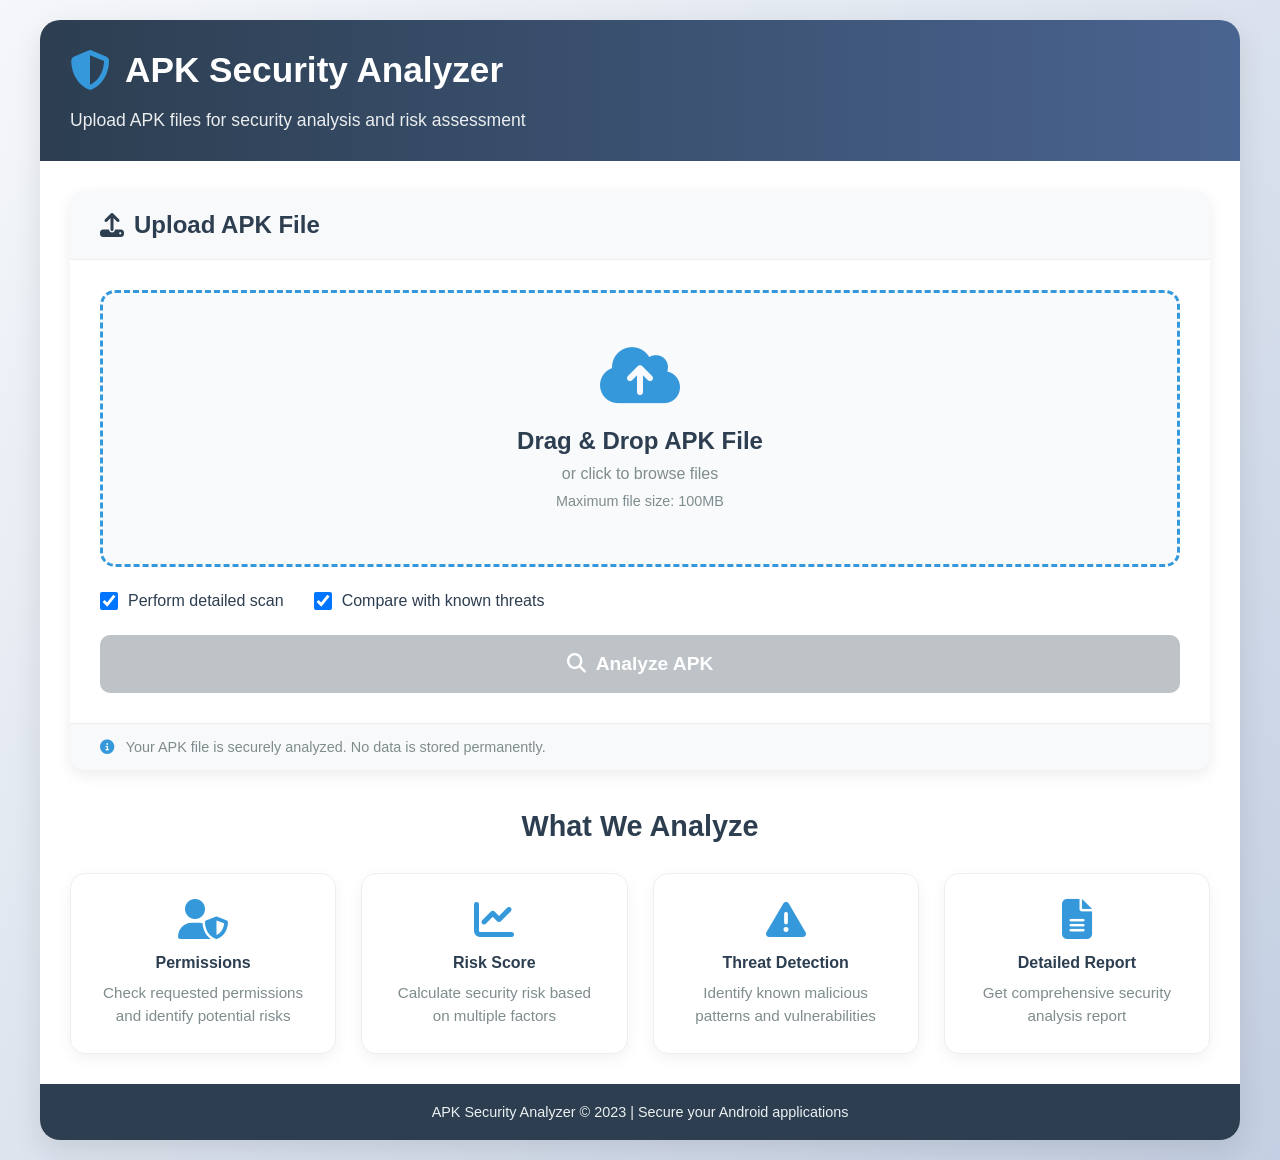
<file: FRONTEND/HTML/index.html>
<!DOCTYPE html>
<html lang="en">
<head>
    <meta charset="UTF-8">
    <meta name="viewport" content="width=device-width, initial-scale=1.0">
    <title>APK Security Analyzer - Upload</title>
    <link rel="stylesheet" href="../CSS/style.css">
    <link rel="stylesheet" href="https://cdnjs.cloudflare.com/ajax/libs/font-awesome/6.4.0/css/all.min.css">
</head>
<body>
    <div class="container">
        <header>
            <div class="logo">
                <i class="fas fa-shield-alt"></i>
                <h1>APK Security Analyzer</h1>
            </div>
            <p class="subtitle">Upload APK files for security analysis and risk assessment</p>
        </header>

        <main>
            <div class="upload-card">
                <div class="card-header">
                    <h2><i class="fas fa-upload"></i> Upload APK File</h2>
                </div>
                
                <div class="card-body">
                    <div class="upload-area" id="uploadArea">
                        <i class="fas fa-cloud-upload-alt"></i>
                        <h3>Drag & Drop APK File</h3>
                        <p>or click to browse files</p>
                        <p class="file-info">Maximum file size: 100MB</p>
                        <input type="file" id="apkFile" accept=".apk" hidden>
                    </div>
                    
                    <div class="file-preview" id="filePreview" style="display: none;">
                        <div class="file-info">
                            <i class="fas fa-android"></i>
                            <div class="file-details">
                                <h4 id="fileName">filename.apk</h4>
                                <p id="fileSize">0 MB</p>
                            </div>
                            <button class="btn-remove" id="removeFile">
                                <i class="fas fa-times"></i>
                            </button>
                        </div>
                    </div>
                    
                    <div class="upload-options">
                        <div class="option">
                            <input type="checkbox" id="detailedScan" checked>
                            <label for="detailedScan">Perform detailed scan</label>
                        </div>
                        <div class="option">
                            <input type="checkbox" id="comparePermissions" checked>
                            <label for="comparePermissions">Compare with known threats</label>
                        </div>
                    </div>
                    
                    <button class="btn-analyze" id="analyzeBtn" disabled>
                        <i class="fas fa-search"></i> Analyze APK
                    </button>
                    
                    <div class="progress-container" id="progressContainer" style="display: none;">
                        <div class="progress-bar">
                            <div class="progress-fill" id="progressFill"></div>
                        </div>
                        <p class="progress-text" id="progressText">Uploading...</p>
                    </div>
                </div>
                
                <div class="card-footer">
                    <p><i class="fas fa-info-circle"></i> Your APK file is securely analyzed. No data is stored permanently.</p>
                </div>
            </div>
            
            <div class="features">
                <h3>What We Analyze</h3>
                <div class="feature-grid">
                    <div class="feature">
                        <i class="fas fa-user-shield"></i>
                        <h4>Permissions</h4>
                        <p>Check requested permissions and identify potential risks</p>
                    </div>
                    <div class="feature">
                        <i class="fas fa-chart-line"></i>
                        <h4>Risk Score</h4>
                        <p>Calculate security risk based on multiple factors</p>
                    </div>
                    <div class="feature">
                        <i class="fas fa-exclamation-triangle"></i>
                        <h4>Threat Detection</h4>
                        <p>Identify known malicious patterns and vulnerabilities</p>
                    </div>
                    <div class="feature">
                        <i class="fas fa-file-alt"></i>
                        <h4>Detailed Report</h4>
                        <p>Get comprehensive security analysis report</p>
                    </div>
                </div>
            </div>
        </main>
        
        <footer>
            <p>APK Security Analyzer &copy; 2023 | Secure your Android applications</p>
        </footer>
    </div>

    <script src="../JS/upload.js"></script>
</body>
</html>
</file>
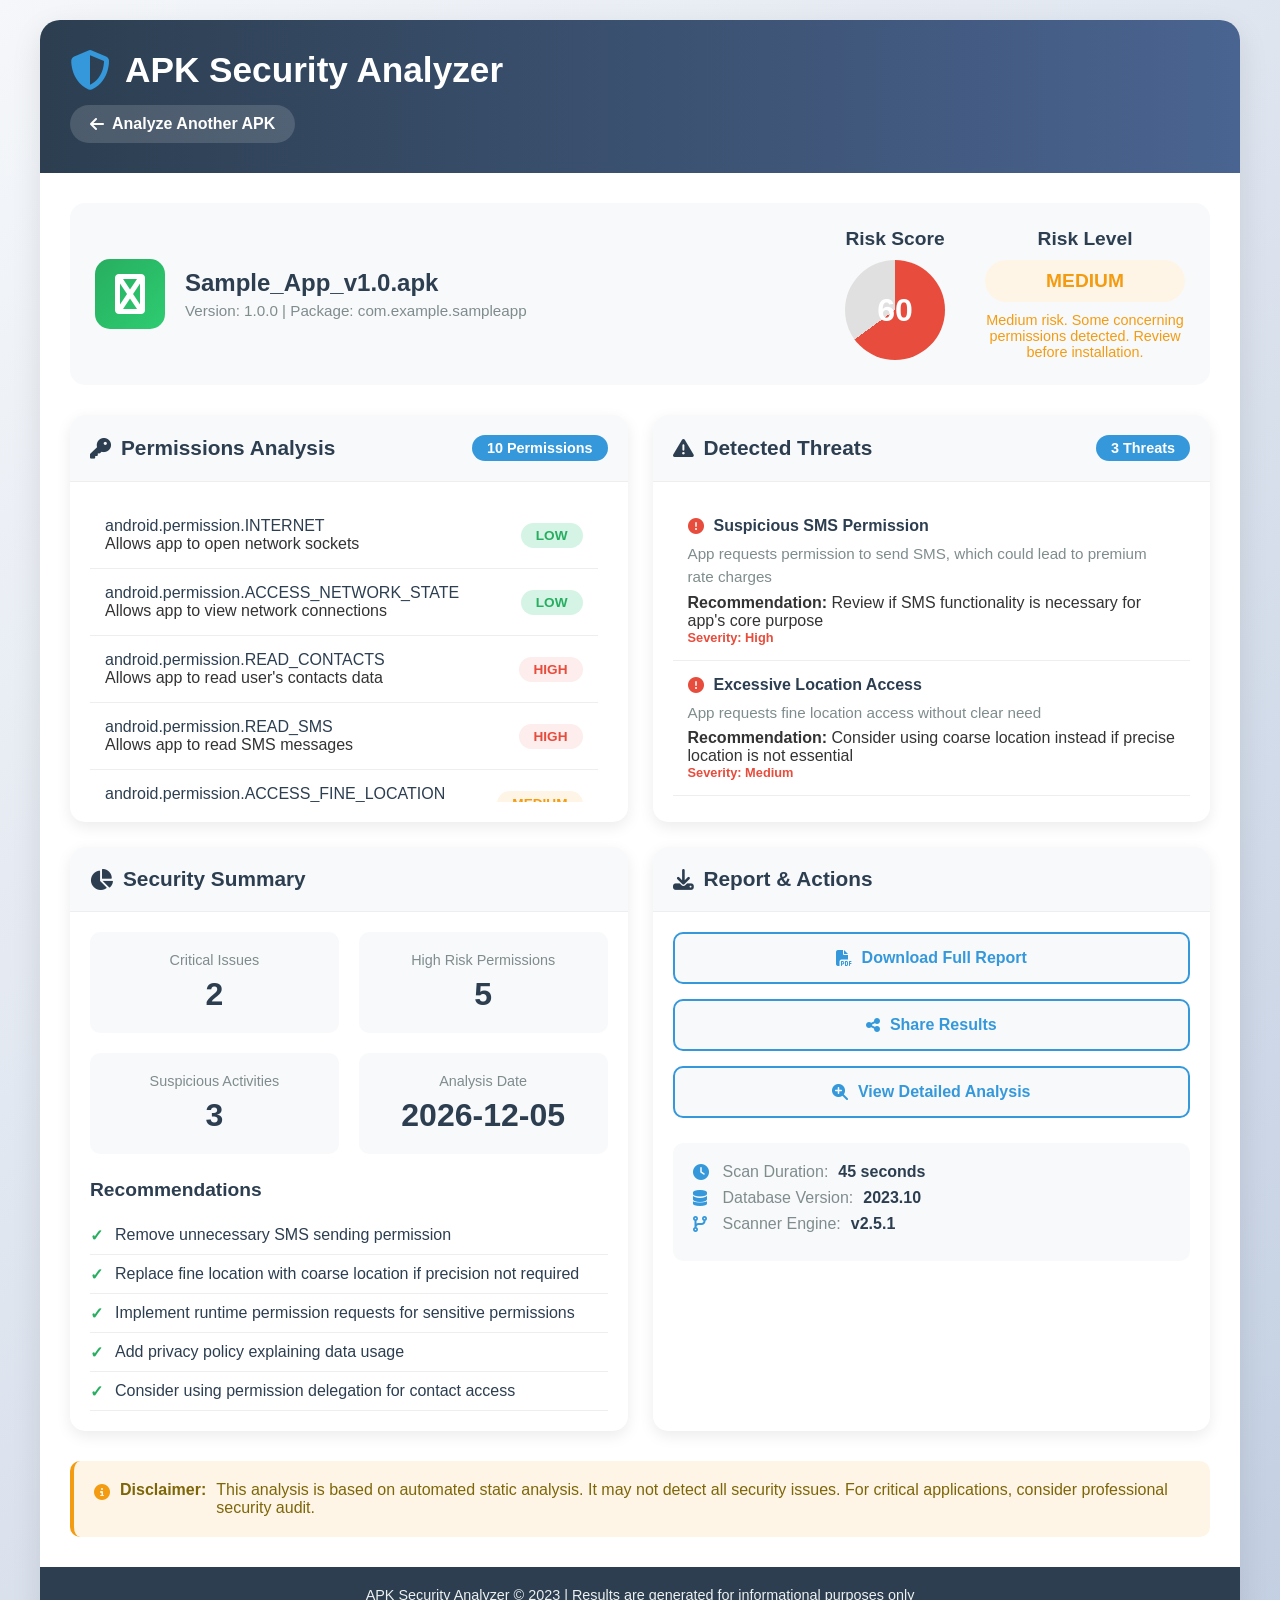
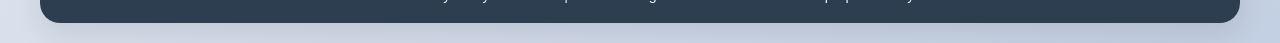
<file: FRONTEND/HTML/results.html>
<!DOCTYPE html>
<html lang="en">
<head>
    <meta charset="UTF-8">
    <meta name="viewport" content="width=device-width, initial-scale=1.0">
    <title>APK Security Analyzer - Results</title>
    <link rel="stylesheet" href="../CSS/style.css">
    <link rel="stylesheet" href="../CSS/results.css">
    <link rel="stylesheet" href="https://cdnjs.cloudflare.com/ajax/libs/font-awesome/6.4.0/css/all.min.css">
</head>
<body>
    <div class="container">
        <header>
            <div class="logo">
                <i class="fas fa-shield-alt"></i>
                <h1>APK Security Analyzer</h1>
            </div>
            <a href="/" class="btn-back">
                <i class="fas fa-arrow-left"></i> Analyze Another APK
            </a>
        </header>

        <main>
            <div class="results-header">
                <div class="apk-info">
                    <div class="apk-icon">
                        <i class="fas fa-android"></i>
                    </div>
                    <div class="apk-details">
                        <h2 id="apkName">Sample_App.apk</h2>
                        <p id="apkDetails">Version: 1.0.0 | Package: com.example.app</p>
                    </div>
                </div>
                
                <div class="risk-summary">
                    <div class="risk-score">
                        <h3>Risk Score</h3>
                        <div class="score-circle" id="scoreCircle">
                            <span id="riskScore">65</span>
                        </div>
                    </div>
                    <div class="risk-level">
                        <h3>Risk Level</h3>
                        <div class="level-badge" id="riskLevel">MEDIUM</div>
                        <p id="riskDescription">Moderate security concerns detected</p>
                    </div>
                </div>
            </div>

            <div class="results-grid">
                <div class="result-card permissions-card">
                    <div class="card-header">
                        <h3><i class="fas fa-key"></i> Permissions Analysis</h3>
                        <span class="count-badge" id="permissionCount">15 Permissions</span>
                    </div>
                    <div class="card-body">
                        <div class="permissions-list" id="permissionsList">
                            <!-- Permissions will be populated by JavaScript -->
                        </div>
                    </div>
                </div>
                
                <div class="result-card threats-card">
                    <div class="card-header">
                        <h3><i class="fas fa-exclamation-triangle"></i> Detected Threats</h3>
                        <span class="count-badge" id="threatsCount">3 Threats</span>
                    </div>
                    <div class="card-body">
                        <div class="threats-list" id="threatsList">
                            <!-- Threats will be populated by JavaScript -->
                        </div>
                    </div>
                </div>
                
                <div class="result-card summary-card">
                    <div class="card-header">
                        <h3><i class="fas fa-chart-pie"></i> Security Summary</h3>
                    </div>
                    <div class="card-body">
                        <div class="summary-stats">
                            <div class="stat">
                                <div class="stat-label">Critical Issues</div>
                                <div class="stat-value" id="criticalIssues">2</div>
                            </div>
                            <div class="stat">
                                <div class="stat-label">High Risk Permissions</div>
                                <div class="stat-value" id="highRiskPerms">5</div>
                            </div>
                            <div class="stat">
                                <div class="stat-label">Suspicious Activities</div>
                                <div class="stat-value" id="suspiciousActivities">3</div>
                            </div>
                            <div class="stat">
                                <div class="stat-label">Analysis Date</div>
                                <div class="stat-value" id="analysisDate">2023-10-15</div>
                            </div>
                        </div>
                        <div class="recommendations">
                            <h4>Recommendations</h4>
                            <ul id="recommendationsList">
                                <!-- Recommendations will be populated by JavaScript -->
                            </ul>
                        </div>
                    </div>
                </div>
                
                <div class="result-card actions-card">
                    <div class="card-header">
                        <h3><i class="fas fa-download"></i> Report & Actions</h3>
                    </div>
                    <div class="card-body">
                        <div class="action-buttons">
                            <button class="btn-action" id="downloadReport">
                                <i class="fas fa-file-pdf"></i> Download Full Report
                            </button>
                            <button class="btn-action" id="shareResults">
                                <i class="fas fa-share-alt"></i> Share Results
                            </button>
                            <button class="btn-action" id="viewDetails">
                                <i class="fas fa-search-plus"></i> View Detailed Analysis
                            </button>
                        </div>
                        <div class="scan-info">
                            <p><i class="fas fa-clock"></i> Scan Duration: <span id="scanDuration">45 seconds</span></p>
                            <p><i class="fas fa-database"></i> Database Version: <span id="dbVersion">2023.10</span></p>
                            <p><i class="fas fa-code-branch"></i> Scanner Engine: <span id="scannerEngine">v2.5.1</span></p>
                        </div>
                    </div>
                </div>
            </div>
            
            <div class="disclaimer">
                <p><i class="fas fa-info-circle"></i> <strong>Disclaimer:</strong> This analysis is based on automated static analysis. It may not detect all security issues. For critical applications, consider professional security audit.</p>
            </div>
        </main>
        
        <footer>
            <p>APK Security Analyzer &copy; 2023 | Results are generated for informational purposes only</p>
        </footer>
    </div>

    <script src="../JS/results.js"></script>
</body>
</html>
</file>
<file: FRONTEND/CSS/style.css>
/* Reset and Base Styles */
* {
    margin: 0;
    padding: 0;
    box-sizing: border-box;
    font-family: 'Segoe UI', Tahoma, Geneva, Verdana, sans-serif;
}

body {
    background: linear-gradient(135deg, #f5f7fa 0%, #c3cfe2 100%);
    min-height: 100vh;
    padding: 20px;
    color: #333;
}

.container {
    max-width: 1200px;
    margin: 0 auto;
    background-color: white;
    border-radius: 20px;
    box-shadow: 0 10px 30px rgba(0, 0, 0, 0.1);
    overflow: hidden;
}

/* Header Styles */
header {
    padding: 30px;
    background: linear-gradient(90deg, #2c3e50 0%, #4a6491 100%);
    color: white;
    display: flex;
    flex-direction: column;
    gap: 15px;
}

.logo {
    display: flex;
    align-items: center;
    gap: 15px;
}

.logo i {
    font-size: 2.5rem;
    color: #3498db;
}

.logo h1 {
    font-size: 2.2rem;
    font-weight: 700;
}

.subtitle {
    font-size: 1.1rem;
    opacity: 0.9;
    margin-top: 5px;
}

.btn-back {
    align-self: flex-start;
    background-color: rgba(255, 255, 255, 0.15);
    color: white;
    border: none;
    padding: 10px 20px;
    border-radius: 50px;
    text-decoration: none;
    font-weight: 600;
    display: inline-flex;
    align-items: center;
    gap: 8px;
    transition: all 0.3s ease;
}

.btn-back:hover {
    background-color: rgba(255, 255, 255, 0.25);
    transform: translateY(-2px);
}

/* Main Content */
main {
    padding: 30px;
}

/* Upload Card Styles */
.upload-card {
    background-color: white;
    border-radius: 15px;
    box-shadow: 0 5px 15px rgba(0, 0, 0, 0.08);
    margin-bottom: 40px;
    overflow: hidden;
}

.card-header {
    padding: 20px 30px;
    background-color: #f8f9fa;
    border-bottom: 1px solid #eee;
}

.card-header h2 {
    display: flex;
    align-items: center;
    gap: 10px;
    color: #2c3e50;
}

.card-body {
    padding: 30px;
}

/* Upload Area */
.upload-area {
    border: 3px dashed #3498db;
    border-radius: 15px;
    padding: 50px 20px;
    text-align: center;
    cursor: pointer;
    transition: all 0.3s ease;
    background-color: #f8fafc;
}

.upload-area:hover {
    background-color: #e8f4fc;
    border-color: #2980b9;
}

.upload-area i {
    font-size: 4rem;
    color: #3498db;
    margin-bottom: 20px;
}

.upload-area h3 {
    font-size: 1.5rem;
    margin-bottom: 10px;
    color: #2c3e50;
}

.upload-area p {
    color: #7f8c8d;
    margin-bottom: 5px;
}

.file-info {
    font-size: 0.9rem;
    color: #95a5a6;
    margin-top: 10px;
}

/* File Preview */
.file-preview {
    margin-top: 20px;
    border: 1px solid #e0e0e0;
    border-radius: 10px;
    padding: 15px;
    background-color: #f9f9f9;
}

.file-preview .file-info {
    display: flex;
    align-items: center;
    gap: 15px;
}

.file-preview i {
    font-size: 2.5rem;
    color: #27ae60;
}

.file-details h4 {
    color: #2c3e50;
    margin-bottom: 5px;
}

.file-details p {
    color: #7f8c8d;
    font-size: 0.9rem;
}

.btn-remove {
    margin-left: auto;
    background-color: #e74c3c;
    color: white;
    border: none;
    width: 40px;
    height: 40px;
    border-radius: 50%;
    cursor: pointer;
    transition: all 0.3s ease;
}

.btn-remove:hover {
    background-color: #c0392b;
    transform: rotate(90deg);
}

/* Upload Options */
.upload-options {
    margin: 25px 0;
    display: flex;
    gap: 30px;
}

.option {
    display: flex;
    align-items: center;
    gap: 10px;
}

.option input {
    width: 18px;
    height: 18px;
    cursor: pointer;
}

.option label {
    cursor: pointer;
    color: #2c3e50;
    font-weight: 500;
}

/* Buttons */
.btn-analyze {
    width: 100%;
    padding: 18px;
    background: linear-gradient(90deg, #3498db 0%, #2980b9 100%);
    color: white;
    border: none;
    border-radius: 10px;
    font-size: 1.2rem;
    font-weight: 600;
    cursor: pointer;
    display: flex;
    justify-content: center;
    align-items: center;
    gap: 10px;
    transition: all 0.3s ease;
}

.btn-analyze:hover:not(:disabled) {
    background: linear-gradient(90deg, #2980b9 0%, #1c5a7a 100%);
    transform: translateY(-3px);
    box-shadow: 0 7px 14px rgba(52, 152, 219, 0.3);
}

.btn-analyze:disabled {
    background: #bdc3c7;
    cursor: not-allowed;
    transform: none;
}

/* Progress Bar */
.progress-container {
    margin-top: 25px;
}

.progress-bar {
    height: 12px;
    background-color: #ecf0f1;
    border-radius: 6px;
    overflow: hidden;
    margin-bottom: 10px;
}

.progress-fill {
    height: 100%;
    background: linear-gradient(90deg, #2ecc71 0%, #27ae60 100%);
    width: 0%;
    transition: width 0.5s ease;
}

.progress-text {
    text-align: center;
    color: #7f8c8d;
    font-weight: 500;
}

/* Card Footer */
.card-footer {
    padding: 15px 30px;
    background-color: #f8f9fa;
    border-top: 1px solid #eee;
    font-size: 0.9rem;
    color: #7f8c8d;
}

.card-footer i {
    margin-right: 8px;
    color: #3498db;
}

/* Features Section */
.features {
    margin-top: 40px;
}

.features h3 {
    text-align: center;
    margin-bottom: 30px;
    color: #2c3e50;
    font-size: 1.8rem;
}

.feature-grid {
    display: grid;
    grid-template-columns: repeat(auto-fit, minmax(250px, 1fr));
    gap: 25px;
}

.feature {
    background-color: white;
    padding: 25px;
    border-radius: 15px;
    box-shadow: 0 5px 15px rgba(0, 0, 0, 0.05);
    text-align: center;
    transition: all 0.3s ease;
    border: 1px solid #eee;
}

.feature:hover {
    transform: translateY(-5px);
    box-shadow: 0 10px 20px rgba(0, 0, 0, 0.1);
}

.feature i {
    font-size: 2.5rem;
    color: #3498db;
    margin-bottom: 15px;
}

.feature h4 {
    color: #2c3e50;
    margin-bottom: 10px;
}

.feature p {
    color: #7f8c8d;
    font-size: 0.95rem;
    line-height: 1.5;
}

/* Footer */
footer {
    padding: 20px 30px;
    background-color: #2c3e50;
    color: #ecf0f1;
    text-align: center;
    font-size: 0.9rem;
}

/* Responsive Design */
@media (max-width: 768px) {
    .container {
        border-radius: 10px;
    }
    
    header, main {
        padding: 20px;
    }
    
    .logo h1 {
        font-size: 1.8rem;
    }
    
    .upload-options {
        flex-direction: column;
        gap: 15px;
    }
    
    .feature-grid {
        grid-template-columns: 1fr;
    }
}
</file>
<file: FRONTEND/CSS/results.css>
/* Results Page Specific Styles */

/* Results Header */
.results-header {
    display: flex;
    justify-content: space-between;
    align-items: center;
    flex-wrap: wrap;
    gap: 30px;
    padding: 25px;
    background-color: #f8f9fa;
    border-radius: 15px;
    margin-bottom: 30px;
}

.apk-info {
    display: flex;
    align-items: center;
    gap: 20px;
}

.apk-icon {
    width: 70px;
    height: 70px;
    background: linear-gradient(135deg, #27ae60 0%, #2ecc71 100%);
    border-radius: 15px;
    display: flex;
    align-items: center;
    justify-content: center;
}

.apk-icon i {
    font-size: 2.5rem;
    color: white;
}

.apk-details h2 {
    color: #2c3e50;
    margin-bottom: 5px;
}

.apk-details p {
    color: #7f8c8d;
    font-size: 0.95rem;
}

.risk-summary {
    display: flex;
    align-items: center;
    gap: 40px;
}

.risk-score, .risk-level {
    text-align: center;
}

.risk-score h3, .risk-level h3 {
    color: #2c3e50;
    margin-bottom: 10px;
    font-size: 1.2rem;
}

.score-circle {
    width: 100px;
    height: 100px;
    border-radius: 50%;
    display: flex;
    align-items: center;
    justify-content: center;
    font-size: 2rem;
    font-weight: 700;
    color: white;
    margin: 0 auto;
    background: conic-gradient(#e74c3c 0% 65%, #ecf0f1 65% 100%);
}

/* Risk level colors - will be modified by JS */
.score-circle.low-risk {
    background: conic-gradient(#2ecc71 0% 30%, #ecf0f1 30% 100%);
}

.score-circle.medium-risk {
    background: conic-gradient(#f39c12 0% 65%, #ecf0f1 65% 100%);
}

.score-circle.high-risk {
    background: conic-gradient(#e74c3c 0% 85%, #ecf0f1 85% 100%);
}

.level-badge {
    padding: 10px 25px;
    border-radius: 50px;
    font-weight: 700;
    font-size: 1.2rem;
    margin-bottom: 10px;
    text-transform: uppercase;
}

.level-badge.low {
    background-color: #d5f4e6;
    color: #27ae60;
}

.level-badge.medium {
    background-color: #fef5e7;
    color: #f39c12;
}

.level-badge.high {
    background-color: #fdedec;
    color: #e74c3c;
}

#riskDescription {
    color: #7f8c8d;
    font-size: 0.9rem;
    max-width: 200px;
}

/* Results Grid */
.results-grid {
    display: grid;
    grid-template-columns: repeat(auto-fit, minmax(500px, 1fr));
    gap: 25px;
    margin-bottom: 30px;
}

@media (max-width: 1100px) {
    .results-grid {
        grid-template-columns: 1fr;
    }
}

.result-card {
    background-color: white;
    border-radius: 15px;
    box-shadow: 0 5px 15px rgba(0, 0, 0, 0.08);
    overflow: hidden;
}

.result-card .card-header {
    display: flex;
    justify-content: space-between;
    align-items: center;
    padding: 20px;
    background-color: #f8f9fa;
    border-bottom: 1px solid #eee;
}

.result-card .card-header h3 {
    display: flex;
    align-items: center;
    gap: 10px;
    color: #2c3e50;
    font-size: 1.3rem;
}

.count-badge {
    background-color: #3498db;
    color: white;
    padding: 5px 15px;
    border-radius: 50px;
    font-weight: 600;
    font-size: 0.9rem;
}

.result-card .card-body {
    padding: 20px;
}

/* Permissions List */
.permissions-list {
    max-height: 300px;
    overflow-y: auto;
    padding-right: 10px;
}

.permission-item {
    display: flex;
    justify-content: space-between;
    align-items: center;
    padding: 15px;
    border-bottom: 1px solid #eee;
    transition: all 0.3s ease;
}

.permission-item:hover {
    background-color: #f9f9f9;
}

.permission-item:last-child {
    border-bottom: none;
}

.permission-name {
    font-weight: 500;
    color: #2c3e50;
}

.permission-risk {
    padding: 5px 15px;
    border-radius: 50px;
    font-size: 0.85rem;
    font-weight: 600;
}

.risk-low {
    background-color: #d5f4e6;
    color: #27ae60;
}

.risk-medium {
    background-color: #fef5e7;
    color: #f39c12;
}

.risk-high {
    background-color: #fdedec;
    color: #e74c3c;
}

/* Threats List */
.threats-list {
    max-height: 300px;
    overflow-y: auto;
}

.threat-item {
    padding: 15px;
    border-bottom: 1px solid #eee;
}

.threat-item:last-child {
    border-bottom: none;
}

.threat-header {
    display: flex;
    align-items: center;
    gap: 10px;
    margin-bottom: 8px;
}

.threat-header i {
    color: #e74c3c;
}

.threat-name {
    font-weight: 600;
    color: #2c3e50;
}

.threat-description {
    color: #7f8c8d;
    font-size: 0.95rem;
    line-height: 1.5;
    margin-bottom: 5px;
}

.threat-severity {
    font-size: 0.8rem;
    font-weight: 600;
    color: #e74c3c;
}

/* Summary Stats */
.summary-stats {
    display: grid;
    grid-template-columns: repeat(2, 1fr);
    gap: 20px;
    margin-bottom: 25px;
}

.stat {
    background-color: #f8f9fa;
    padding: 20px;
    border-radius: 10px;
    text-align: center;
}

.stat-label {
    color: #7f8c8d;
    font-size: 0.9rem;
    margin-bottom: 8px;
}

.stat-value {
    font-size: 2rem;
    font-weight: 700;
    color: #2c3e50;
}

/* Recommendations */
.recommendations h4 {
    color: #2c3e50;
    margin-bottom: 15px;
    font-size: 1.2rem;
}

.recommendations ul {
    list-style-type: none;
    padding-left: 0;
}

.recommendations li {
    padding: 10px 0 10px 25px;
    position: relative;
    color: #2c3e50;
    border-bottom: 1px solid #eee;
}

.recommendations li:before {
    content: "✓";
    position: absolute;
    left: 0;
    color: #27ae60;
    font-weight: bold;
}

/* Action Buttons */
.action-buttons {
    display: flex;
    flex-direction: column;
    gap: 15px;
    margin-bottom: 25px;
}

.btn-action {
    padding: 15px;
    background-color: #f8f9fa;
    border: 2px solid #3498db;
    color: #3498db;
    border-radius: 10px;
    font-size: 1rem;
    font-weight: 600;
    cursor: pointer;
    display: flex;
    justify-content: center;
    align-items: center;
    gap: 10px;
    transition: all 0.3s ease;
}

.btn-action:hover {
    background-color: #3498db;
    color: white;
    transform: translateY(-3px);
    box-shadow: 0 5px 10px rgba(52, 152, 219, 0.3);
}

/* Scan Info */
.scan-info {
    background-color: #f8f9fa;
    padding: 20px;
    border-radius: 10px;
}

.scan-info p {
    margin-bottom: 8px;
    color: #7f8c8d;
    display: flex;
    align-items: center;
    gap: 10px;
}

.scan-info i {
    color: #3498db;
    width: 20px;
}

.scan-info span {
    font-weight: 600;
    color: #2c3e50;
}

/* Disclaimer */
.disclaimer {
    background-color: #fef5e7;
    border-left: 4px solid #f39c12;
    padding: 20px;
    border-radius: 10px;
    margin-top: 30px;
}

.disclaimer p {
    color: #7d6608;
    display: flex;
    align-items: flex-start;
    gap: 10px;
}

.disclaimer i {
    color: #f39c12;
    margin-top: 3px;
}

/* Scrollbar Styling */
.permissions-list::-webkit-scrollbar,
.threats-list::-webkit-scrollbar {
    width: 8px;
}

.permissions-list::-webkit-scrollbar-track,
.threats-list::-webkit-scrollbar-track {
    background: #f1f1f1;
    border-radius: 4px;
}

.permissions-list::-webkit-scrollbar-thumb,
.threats-list::-webkit-scrollbar-thumb {
    background: #c1c1c1;
    border-radius: 4px;
}

.permissions-list::-webkit-scrollbar-thumb:hover,
.threats-list::-webkit-scrollbar-thumb:hover {
    background: #a8a8a8;
}
</file>
